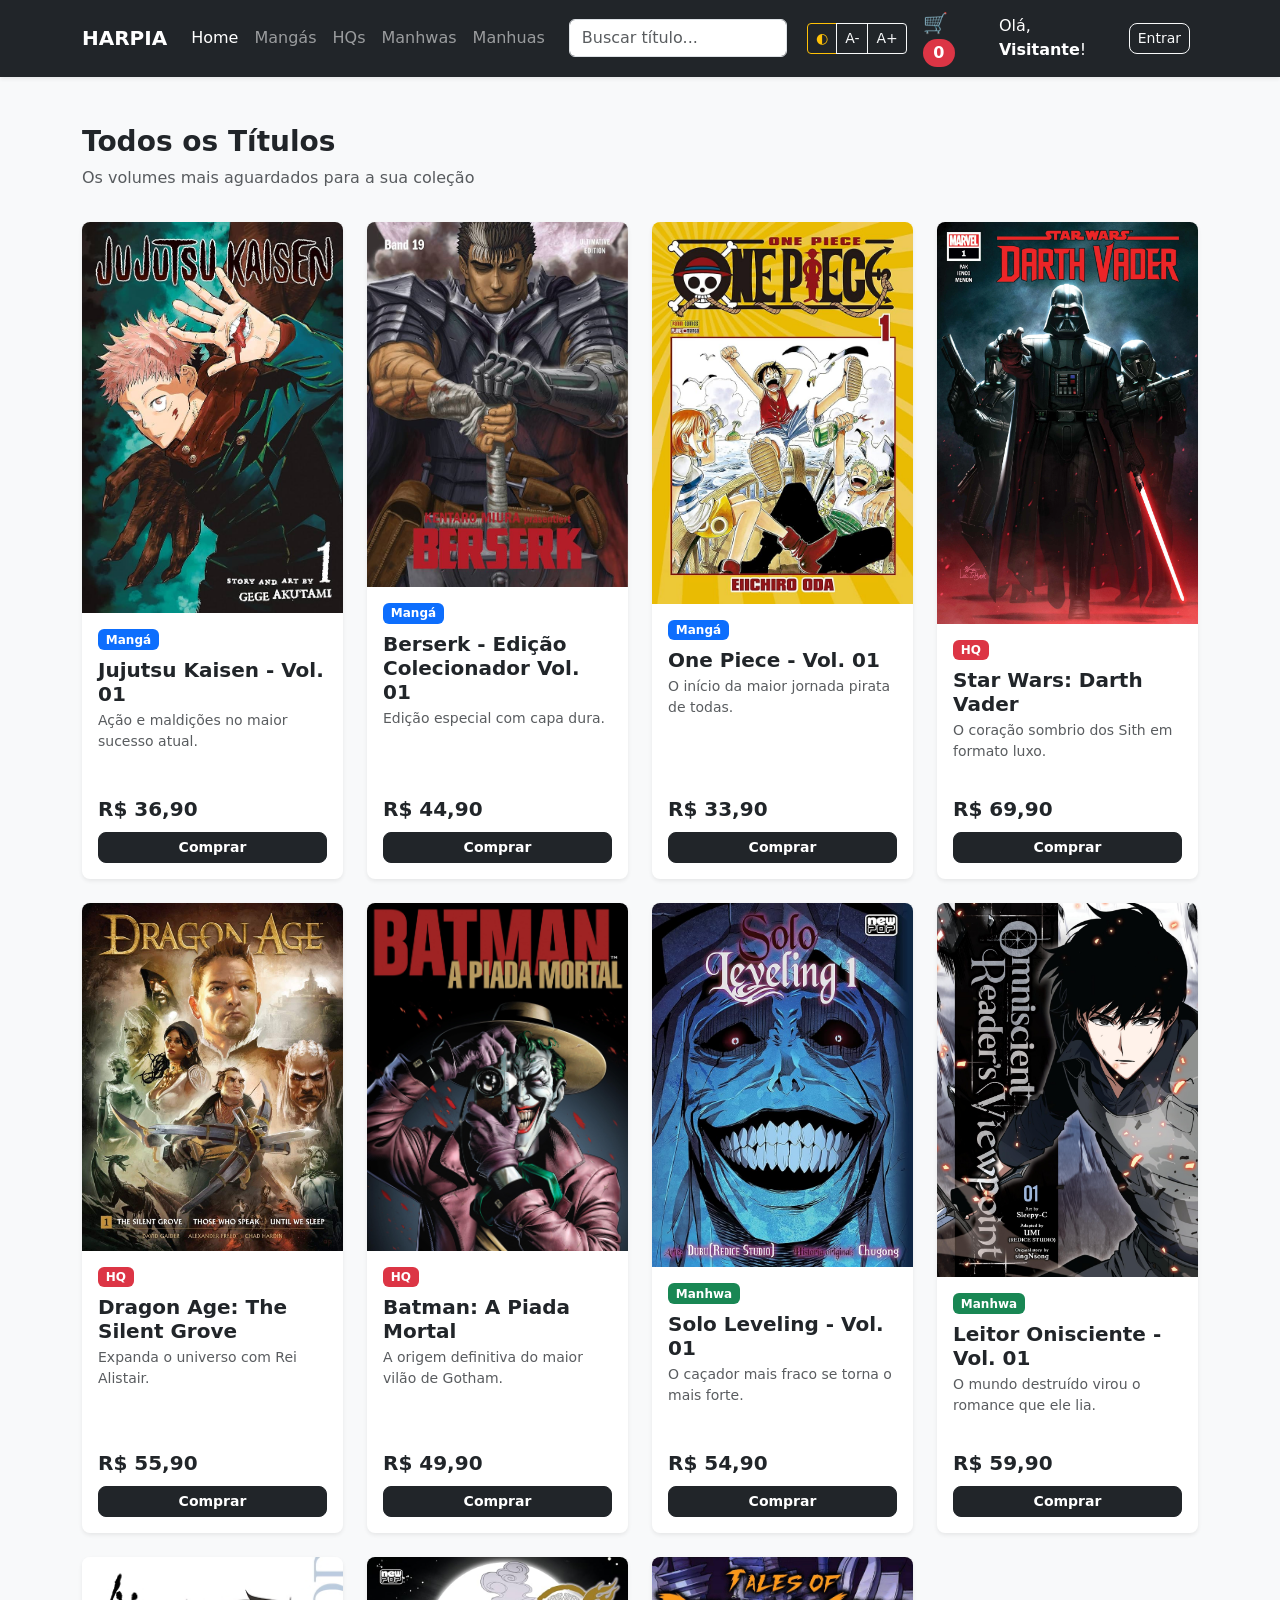
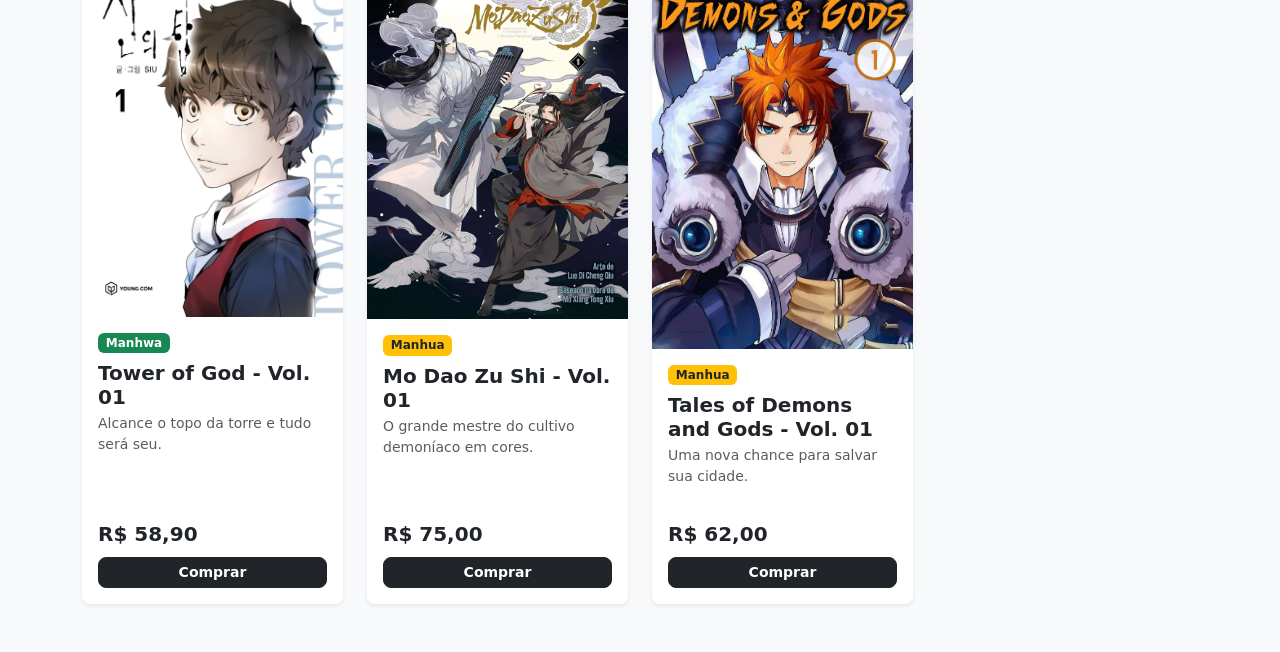
<file: index.html>
<!DOCTYPE html>
<html lang="pt-BR">
<head>
    <meta charset="UTF-8">
    <meta name="viewport" content="width=device-width, initial-scale=1.0">
    <title>Harpia - Vitrine de Mangás e HQs</title>
    <link href="https://cdn.jsdelivr.net/npm/bootstrap@5.3.0/dist/css/bootstrap.min.css" rel="stylesheet">
    <link rel="stylesheet" href="style.css">
</head>
<body class="bg-light">
    <nav class="navbar navbar-expand-lg navbar-dark bg-dark shadow-sm">
        <div class="container">
            <a class="navbar-brand fw-bold" href="index.html">HARPIA</a>
            <button class="navbar-toggler" type="button" data-bs-toggle="collapse" data-bs-target="#menuPrincipal">
                <span class="navbar-toggler-icon"></span>
            </button>
            <div class="collapse navbar-collapse" id="menuPrincipal">
                <ul class="navbar-nav me-auto mb-2 mb-lg-0">
                    <li class="nav-item"><a class="nav-link active" href="#" onclick="filtrarCategoria('Todos')">Home</a></li>
                    <li class="nav-item"><a class="nav-link" href="#" onclick="filtrarCategoria('Mangá')">Mangás</a></li>
                    <li class="nav-item"><a class="nav-link" href="#" onclick="filtrarCategoria('HQ')">HQs</a></li>
                    <li class="nav-item"><a class="nav-link" href="#" onclick="filtrarCategoria('Manhwa')">Manhwas</a></li>
                    <li class="nav-item"><a class="nav-link" href="#" onclick="filtrarCategoria('Manhua')">Manhuas</a></li>
                </ul>
                <div class="d-flex ms-lg-3 me-3">
                    <input class="form-control me-1" type="search" id="campoPesquisa" placeholder="Buscar título..." onkeyup="filtrarPesquisa()">
                </div>
                <div class="d-flex align-items-center text-white mt-3 mt-lg-0">
                    <div class="btn-group me-3" role="group">
                        <button type="button" id="btnContraste" class="btn btn-sm btn-outline-warning">◐</button>
                        <button type="button" id="btnDiminuir" class="btn btn-sm btn-outline-light">A-</button>
                        <button type="button" id="btnAumentar" class="btn btn-sm btn-outline-light">A+</button>
                    </div>
                    <div class="me-3 fs-5" style="cursor: pointer;" data-bs-toggle="modal" data-bs-target="#modalCarrinho">
                        🛒 <span id="contadorCarrinho" class="badge bg-danger rounded-pill fs-6 position-relative" style="top: -2px;">0</span>
                    </div>
                    <div id="areaUsuario" class="d-flex align-items-center">
                        <span class="me-3 d-none d-lg-block">Olá, <strong id="nomeUsuarioLogado">Visitante</strong>!</span>
                        <a href="login.html" id="btnEntrar" class="btn btn-outline-light btn-sm rounded-3 me-2">Entrar</a>
                        <button id="btnDeslogar" class="btn btn-outline-danger btn-sm rounded-3 d-none" onclick="realizarLogout()">Sair</button>
                    </div>
                </div>
            </div>
        </div>
    </nav>

    <div class="container my-5">
        <div class="row mb-3">
            <div class="col">
                <h3 class="fw-bold text-dark" id="tituloSecao">Todos os Títulos</h3>
                <p class="text-muted">Os volumes mais aguardados para a sua coleção</p>
            </div>
        </div>

        <div id="mensagemFeedback" class="alert alert-success" style="display: none;" role="alert"></div>

        <div class="row row-cols-1 row-cols-sm-2 row-cols-md-3 row-cols-lg-4 g-4" id="vitrineProdutos">
            <div class="col col-produto" data-categoria="Mangá" data-titulo="Jujutsu Kaisen - Vol. 01">
                <div class="card h-100 border-0 shadow-sm rounded-3 overflow-hidden">
                    <img src="img/jujutsu-kaisen-01.jpg" class="card-img-top" alt="Capa Jujutsu">
                    <div class="card-body d-flex flex-column">
                        <span class="badge bg-primary mb-2 align-self-start">Mangá</span>
                        <h5 class="card-title fw-bold text-dark mb-1">Jujutsu Kaisen - Vol. 01</h5>
                        <p class="card-text text-muted small flex-grow-1">Ação e maldições no maior sucesso atual.</p>
                        <div class="mt-3">
                            <span class="fs-5 fw-bold text-dark">R$ 36,90</span>
                            <button class="btn btn-dark btn-sm w-100 mt-2 rounded-3 fw-semibold" onclick="adicionarCarrinho('Jujutsu Kaisen - Vol. 01', 36.90)">Comprar</button>
                        </div>
                    </div>
                </div>
            </div>

            <div class="col col-produto" data-categoria="Mangá" data-titulo="Berserk - Edição Colecionador Vol. 01">
                <div class="card h-100 border-0 shadow-sm rounded-3 overflow-hidden">
                    <img src="img/berserk-01.jpg" class="card-img-top" alt="Capa Berserk">
                    <div class="card-body d-flex flex-column">
                        <span class="badge bg-primary mb-2 align-self-start">Mangá</span>
                        <h5 class="card-title fw-bold text-dark mb-1">Berserk - Edição Colecionador Vol. 01</h5>
                        <p class="card-text text-muted small flex-grow-1">Edição especial com capa dura.</p>
                        <div class="mt-3">
                            <span class="fs-5 fw-bold text-dark">R$ 44,90</span>
                            <button class="btn btn-dark btn-sm w-100 mt-2 rounded-3 fw-semibold" onclick="adicionarCarrinho('Berserk - Edição Colecionador Vol. 01', 44.90)">Comprar</button>
                        </div>
                    </div>
                </div>
            </div>

            <div class="col col-produto" data-categoria="Mangá" data-titulo="One Piece - Vol. 01">
                <div class="card h-100 border-0 shadow-sm rounded-3 overflow-hidden">
                    <img src="img/one-piece-01.jpg" class="card-img-top" alt="Capa One Piece">
                    <div class="card-body d-flex flex-column">
                        <span class="badge bg-primary mb-2 align-self-start">Mangá</span>
                        <h5 class="card-title fw-bold text-dark mb-1">One Piece - Vol. 01</h5>
                        <p class="card-text text-muted small flex-grow-1">O início da maior jornada pirata de todas.</p>
                        <div class="mt-3">
                            <span class="fs-5 fw-bold text-dark">R$ 33,90</span>
                            <button class="btn btn-dark btn-sm w-100 mt-2 rounded-3 fw-semibold" onclick="adicionarCarrinho('One Piece - Vol. 01', 33.90)">Comprar</button>
                        </div>
                    </div>
                </div>
            </div>

            <div class="col col-produto" data-categoria="HQ" data-titulo="Star Wars: Darth Vader">
                <div class="card h-100 border-0 shadow-sm rounded-3 overflow-hidden">
                    <img src="img/darth-vader-01.jpg" class="card-img-top" alt="Capa Darth Vader">
                    <div class="card-body d-flex flex-column">
                        <span class="badge bg-danger mb-2 align-self-start">HQ</span>
                        <h5 class="card-title fw-bold text-dark mb-1">Star Wars: Darth Vader</h5>
                        <p class="card-text text-muted small flex-grow-1">O coração sombrio dos Sith em formato luxo.</p>
                        <div class="mt-3">
                            <span class="fs-5 fw-bold text-dark">R$ 69,90</span>
                            <button class="btn btn-dark btn-sm w-100 mt-2 rounded-3 fw-semibold" onclick="adicionarCarrinho('Star Wars: Darth Vader', 69.90)">Comprar</button>
                        </div>
                    </div>
                </div>
            </div>

            <div class="col col-produto" data-categoria="HQ" data-titulo="Dragon Age: The Silent Grove">
                <div class="card h-100 border-0 shadow-sm rounded-3 overflow-hidden">
                    <img src="img/dragon-age-silent-grove.jpg" class="card-img-top" alt="Capa Dragon Age">
                    <div class="card-body d-flex flex-column">
                        <span class="badge bg-danger mb-2 align-self-start">HQ</span>
                        <h5 class="card-title fw-bold text-dark mb-1">Dragon Age: The Silent Grove</h5>
                        <p class="card-text text-muted small flex-grow-1">Expanda o universo com Rei Alistair.</p>
                        <div class="mt-3">
                            <span class="fs-5 fw-bold text-dark">R$ 55,90</span>
                            <button class="btn btn-dark btn-sm w-100 mt-2 rounded-3 fw-semibold" onclick="adicionarCarrinho('Dragon Age: The Silent Grove', 55.90)">Comprar</button>
                        </div>
                    </div>
                </div>
            </div>

            <div class="col col-produto" data-categoria="HQ" data-titulo="Batman: A Piada Mortal">
                <div class="card h-100 border-0 shadow-sm rounded-3 overflow-hidden">
                    <img src="img/batman-piada-mortal.jpg" class="card-img-top" alt="Capa Batman">
                    <div class="card-body d-flex flex-column">
                        <span class="badge bg-danger mb-2 align-self-start">HQ</span>
                        <h5 class="card-title fw-bold text-dark mb-1">Batman: A Piada Mortal</h5>
                        <p class="card-text text-muted small flex-grow-1">A origem definitiva do maior vilão de Gotham.</p>
                        <div class="mt-3">
                            <span class="fs-5 fw-bold text-dark">R$ 49,90</span>
                            <button class="btn btn-dark btn-sm w-100 mt-2 rounded-3 fw-semibold" onclick="adicionarCarrinho('Batman: A Piada Mortal', 49.90)">Comprar</button>
                        </div>
                    </div>
                </div>
            </div>

            <div class="col col-produto" data-categoria="Manhwa" data-titulo="Solo Leveling - Vol. 01">
                <div class="card h-100 border-0 shadow-sm rounded-3 overflow-hidden">
                    <img src="img/solo-leveling-01.jpg" class="card-img-top" alt="Capa Solo Leveling">
                    <div class="card-body d-flex flex-column">
                        <span class="badge bg-success mb-2 align-self-start">Manhwa</span>
                        <h5 class="card-title fw-bold text-dark mb-1">Solo Leveling - Vol. 01</h5>
                        <p class="card-text text-muted small flex-grow-1">O caçador mais fraco se torna o mais forte.</p>
                        <div class="mt-3">
                            <span class="fs-5 fw-bold text-dark">R$ 54,90</span>
                            <button class="btn btn-dark btn-sm w-100 mt-2 rounded-3 fw-semibold" onclick="adicionarCarrinho('Solo Leveling - Vol. 01', 54.90)">Comprar</button>
                        </div>
                    </div>
                </div>
            </div>

            <div class="col col-produto" data-categoria="Manhwa" data-titulo="Leitor Onisciente - Vol. 01">
                <div class="card h-100 border-0 shadow-sm rounded-3 overflow-hidden">
                    <img src="img/leitor-onisciente-01.jpg" class="card-img-top" alt="Capa Leitor Onisciente">
                    <div class="card-body d-flex flex-column">
                        <span class="badge bg-success mb-2 align-self-start">Manhwa</span>
                        <h5 class="card-title fw-bold text-dark mb-1">Leitor Onisciente - Vol. 01</h5>
                        <p class="card-text text-muted small flex-grow-1">O mundo destruído virou o romance que ele lia.</p>
                        <div class="mt-3">
                            <span class="fs-5 fw-bold text-dark">R$ 59,90</span>
                            <button class="btn btn-dark btn-sm w-100 mt-2 rounded-3 fw-semibold" onclick="adicionarCarrinho('Leitor Onisciente - Vol. 01', 59.90)">Comprar</button>
                        </div>
                    </div>
                </div>
            </div>

            <div class="col col-produto" data-categoria="Manhwa" data-titulo="Tower of God - Vol. 01">
                <div class="card h-100 border-0 shadow-sm rounded-3 overflow-hidden">
                    <img src="img/tower-of-god-01.jpg" class="card-img-top" alt="Capa Tower of God">
                    <div class="card-body d-flex flex-column">
                        <span class="badge bg-success mb-2 align-self-start">Manhwa</span>
                        <h5 class="card-title fw-bold text-dark mb-1">Tower of God - Vol. 01</h5>
                        <p class="card-text text-muted small flex-grow-1">Alcance o topo da torre e tudo será seu.</p>
                        <div class="mt-3">
                            <span class="fs-5 fw-bold text-dark">R$ 58,90</span>
                            <button class="btn btn-dark btn-sm w-100 mt-2 rounded-3 fw-semibold" onclick="adicionarCarrinho('Tower of God - Vol. 01', 58.90)">Comprar</button>
                        </div>
                    </div>
                </div>
            </div>

            <div class="col col-produto" data-categoria="Manhua" data-titulo="Mo Dao Zu Shi - Vol. 01">
                <div class="card h-100 border-0 shadow-sm rounded-3 overflow-hidden">
                    <img src="img/mo-dao-zu-shi-01.jpg" class="card-img-top" alt="Capa Mo Dao Zu Shi">
                    <div class="card-body d-flex flex-column">
                        <span class="badge bg-warning text-dark mb-2 align-self-start">Manhua</span>
                        <h5 class="card-title fw-bold text-dark mb-1">Mo Dao Zu Shi - Vol. 01</h5>
                        <p class="card-text text-muted small flex-grow-1">O grande mestre do cultivo demoníaco em cores.</p>
                        <div class="mt-3">
                            <span class="fs-5 fw-bold text-dark">R$ 75,00</span>
                            <button class="btn btn-dark btn-sm w-100 mt-2 rounded-3 fw-semibold" onclick="adicionarCarrinho('Mo Dao Zu Shi - Vol. 01', 75.00)">Comprar</button>
                        </div>
                    </div>
                </div>
            </div>

            <div class="col col-produto" data-categoria="Manhua" data-titulo="Tales of Demons and Gods - Vol. 01">
                <div class="card h-100 border-0 shadow-sm rounded-3 overflow-hidden">
                    <img src="img/tales-of-demons-01.jpg" class="card-img-top" alt="Capa Tales of Demons">
                    <div class="card-body d-flex flex-column">
                        <span class="badge bg-warning text-dark mb-2 align-self-start">Manhua</span>
                        <h5 class="card-title fw-bold text-dark mb-1">Tales of Demons and Gods - Vol. 01</h5>
                        <p class="card-text text-muted small flex-grow-1">Uma nova chance para salvar sua cidade.</p>
                        <div class="mt-3">
                            <span class="fs-5 fw-bold text-dark">R$ 62,00</span>
                            <button class="btn btn-dark btn-sm w-100 mt-2 rounded-3 fw-semibold" onclick="adicionarCarrinho('Tales of Demons and Gods - Vol. 01', 62.00)">Comprar</button>
                        </div>
                    </div>
                </div>
            </div>
        </div>
    </div>

    <div class="modal fade" id="modalCarrinho" tabindex="-1">
        <div class="modal-dialog">
            <div class="modal-content">
                <div class="modal-header">
                    <h5 class="modal-title fw-bold">Seu Carrinho de Compras</h5>
                    <button type="button" class="btn-close" data-bs-dismiss="modal"></button>
                </div>
                <div class="modal-body">
                    <ul id="listaCarrinho" class="list-group mb-3"></ul>
                    <h5 class="text-end">Total: <span id="totalCarrinho">R$ 0,00</span></h5>
                </div>
                <div class="modal-footer">
                    <button type="button" class="btn btn-secondary" data-bs-dismiss="modal">Continuar Comprando</button>
                    <button type="button" class="btn btn-success" onclick="processarCheckout()">Finalizar Compra</button>
                </div>
            </div>
        </div>
    </div>

    <script src="https://cdn.jsdelivr.net/npm/bootstrap@5.3.0/dist/js/bootstrap.bundle.min.js"></script>
    <script src="script.js"></script>
</body>
</html>
</file>
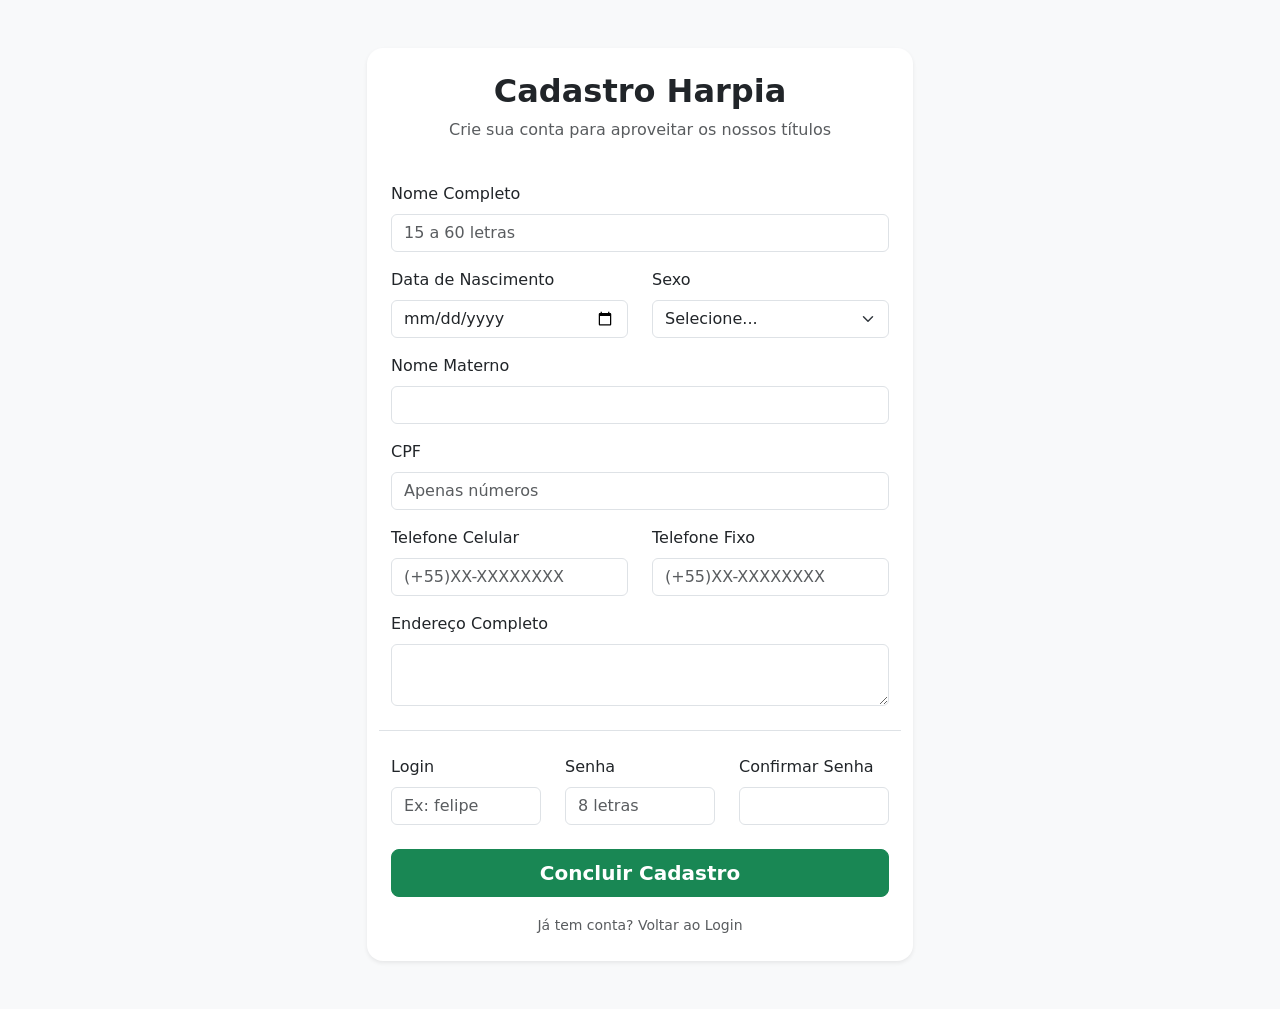
<file: cadastro.html>
<!DOCTYPE html>
<html lang="pt-BR">
<head>
    <meta charset="UTF-8">
    <meta name="viewport" content="width=device-width, initial-scale=1.0">
    <title>Harpia - Cadastro</title>
    <link href="https://cdn.jsdelivr.net/npm/bootstrap@5.3.0/dist/css/bootstrap.min.css" rel="stylesheet">
    <link rel="stylesheet" href="style.css">
</head>
<body class="bg-light">

    <div class="container my-5">
        <div class="row justify-content-center">
            <div class="col-md-8 col-lg-6">
                
                <div class="card shadow-sm border-0 p-4 rounded-4">
                    <div class="text-center mb-4">
                        <h2 class="fw-bold text-dark">Cadastro Harpia</h2>
                        <p class="text-muted">Crie sua conta para aproveitar os nossos títulos</p>
                    </div>

                    <form id="formCadastro" novalidate>
                        
                        <div class="mb-3">
                            <label for="nome" class="form-label">Nome Completo</label>
                            <input type="text" class="form-control" id="nome" placeholder="15 a 60 letras" required>
                            <span id="erro-nome" class="text-danger small mt-1" style="display: none;">O nome deve ter entre 15 e 60 letras.</span>
                        </div>

                        <div class="row mb-3">
                            <div class="col-md-6">
                                <label for="dataNascimento" class="form-label">Data de Nascimento</label>
                                <input type="date" class="form-control" id="dataNascimento" required>
                                <span id="erro-dataNascimento" class="text-danger small mt-1" style="display: none;">Preencha sua data de nascimento.</span>
                            </div>
                            <div class="col-md-6 mt-3 mt-md-0">
                                <label for="sexo" class="form-label">Sexo</label>
                                <select class="form-select" id="sexo" required>
                                    <option value="">Selecione...</option>
                                    <option value="M">Masculino</option>
                                    <option value="F">Feminino</option>
                                    <option value="O">Outro</option>
                                </select>
                                <span id="erro-sexo" class="text-danger small mt-1" style="display: none;">Selecione o seu sexo.</span>
                            </div>
                        </div>

                        <div class="mb-3">
                            <label for="nomeMaterno" class="form-label">Nome Materno</label>
                            <input type="text" class="form-control" id="nomeMaterno" required>
                            <span id="erro-nomeMaterno" class="text-danger small mt-1" style="display: none;">Preencha o nome da sua mãe corretamente.</span>
                        </div>

                        <div class="mb-3">
                            <label for="cpf" class="form-label">CPF</label>
                            <input type="text" class="form-control" id="cpf" placeholder="Apenas números" required>
                            <span id="erro-cpf" class="text-danger small mt-1" style="display: none;">Preencha o seu CPF.</span>
                        </div>

                        <div class="row mb-3">
                            <div class="col-md-6">
                                <label for="telCelular" class="form-label">Telefone Celular</label>
                                <input type="text" class="form-control" id="telCelular" placeholder="(+55)XX-XXXXXXXX" required>
                                <span id="erro-telCelular" class="text-danger small mt-1" style="display: none;">Formato exigido: (+55)XX-XXXXXXXX</span>
                            </div>
                            <div class="col-md-6 mt-3 mt-md-0">
                                <label for="telFixo" class="form-label">Telefone Fixo</label>
                                <input type="text" class="form-control" id="telFixo" placeholder="(+55)XX-XXXXXXXX" required>
                                <span id="erro-telFixo" class="text-danger small mt-1" style="display: none;">Formato exigido: (+55)XX-XXXXXXXX</span>
                            </div>
                        </div>

                        <div class="mb-3">
                            <label for="endereco" class="form-label">Endereço Completo</label>
                            <textarea class="form-control" id="endereco" rows="2" required></textarea>
                            <span id="erro-endereco" class="text-danger small mt-1" style="display: none;">Preencha seu endereço completo.</span>
                        </div>

                        <div class="row mb-3 mt-4 border-top pt-4">
                            <div class="col-md-4">
                                <label for="login" class="form-label">Login</label>
                                <input type="text" class="form-control" id="login" placeholder="Ex: felipe" maxlength="6" required>
                                <span id="erro-login" class="text-danger small mt-1" style="display: none;">Exatamente 6 letras.</span>
                            </div>
                            <div class="col-md-4 mt-3 mt-md-0">
                                <label for="senha" class="form-label">Senha</label>
                                <input type="password" class="form-control" id="senha" placeholder="8 letras" maxlength="8" required>
                                <span id="erro-senha" class="text-danger small mt-1" style="display: none;">Exatamente 8 letras.</span>
                            </div>
                            <div class="col-md-4 mt-3 mt-md-0">
                                <label for="confirmaSenha" class="form-label">Confirmar Senha</label>
                                <input type="password" class="form-control" id="confirmaSenha" maxlength="8" required>
                                <span id="erro-confirmaSenha" class="text-danger small mt-1" style="display: none;">As senhas não batem.</span>
                            </div>
                        </div>

                        <div class="d-grid mt-4">
                            <button type="submit" class="btn btn-success btn-lg rounded-3 fw-bold">Concluir Cadastro</button>
                        </div>
                        
                        <div class="text-center mt-3">
                            <a href="login.html" class="text-muted small text-decoration-none">Já tem conta? Voltar ao Login</a>
                        </div>
                    </form>
                </div>
            </div>
        </div>
    </div>

    <script src="script.js"></script>
</body>
</html>
</file>
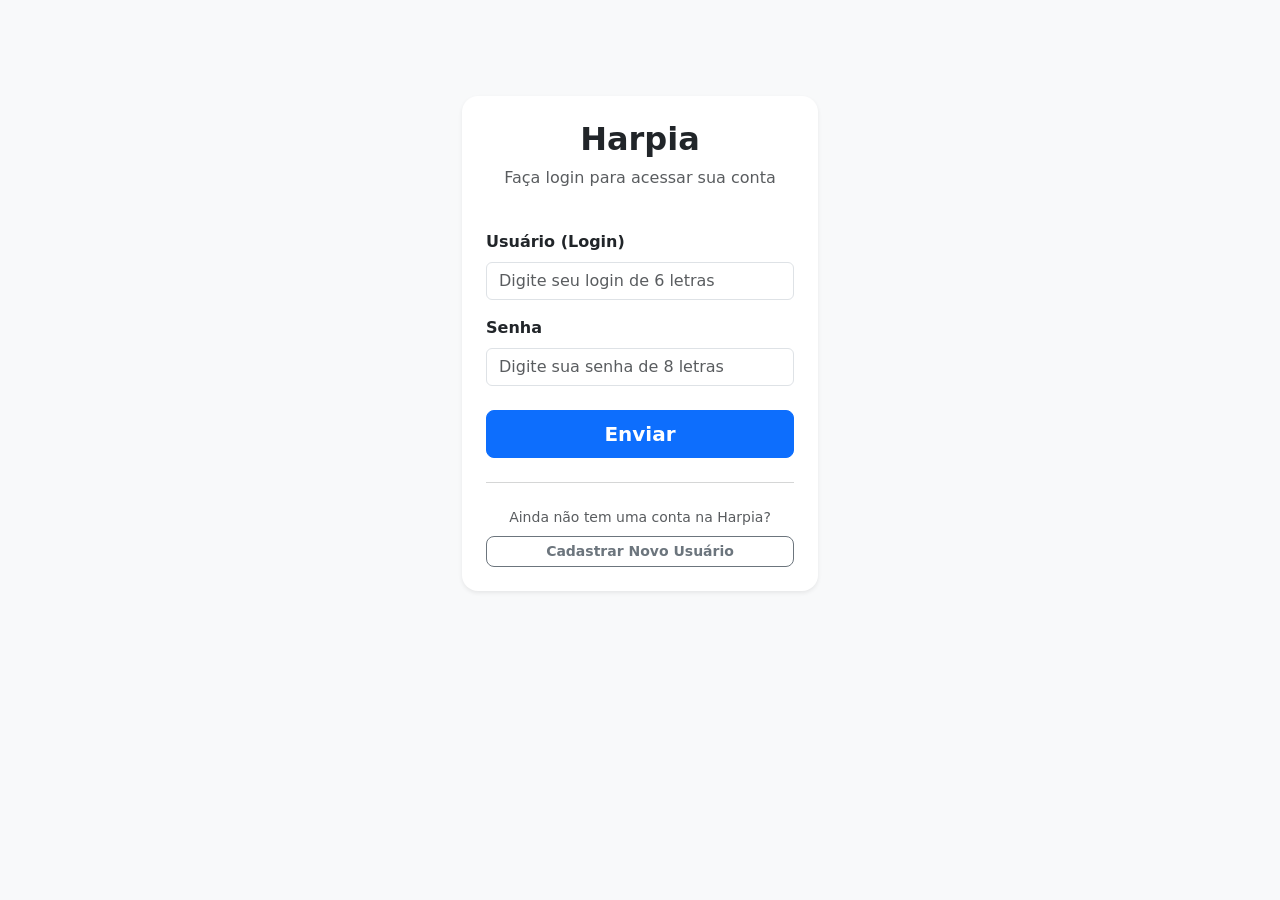
<file: login.html>
<!DOCTYPE html>
<html lang="pt-BR">
<head>
    <meta charset="UTF-8">
    <meta name="viewport" content="width=device-width, initial-scale=1.0">
    <title>Harpia - Entrar</title>
    <link href="https://cdn.jsdelivr.net/npm/bootstrap@5.3.0/dist/css/bootstrap.min.css" rel="stylesheet">
    <link rel="stylesheet" href="style.css">
</head>
<body class="bg-light">

    <div class="container my-5 pt-5">
        <div class="row justify-content-center">
            <div class="col-md-6 col-lg-4">
                
                <div class="card shadow-sm border-0 p-4 rounded-4">
                    <div class="text-center mb-4">
                        <h2 class="fw-bold text-dark">Harpia</h2>
                        <p class="text-muted">Faça login para acessar sua conta</p>
                    </div>

                    <form id="formLogin" novalidate>
                        <div class="mb-3">
                            <label for="loginUsuario" class="form-label fw-semibold">Usuário (Login)</label>
                            <input type="text" class="form-control" id="loginUsuario" placeholder="Digite seu login de 6 letras" maxlength="6" required>
                            <span id="erro-loginUsuario" class="text-danger small mt-1" style="display: none;">Usuário incorreto ou não preenchido.</span>
                        </div>

                        <div class="mb-3">
                            <label for="senhaUsuario" class="form-label fw-semibold">Senha</label>
                            <input type="password" class="form-control" id="senhaUsuario" placeholder="Digite sua senha de 8 letras" maxlength="8" required>
                            <span id="erro-senhaUsuario" class="text-danger small mt-1" style="display: none;">Senha incorreta ou não preenchida.</span>
                        </div>

                        <div class="d-grid gap-2 mt-4">
                            <button type="submit" class="btn btn-primary btn-lg rounded-3 fw-bold">Enviar</button>
                        </div>

                        <hr class="text-muted my-4">

                        <div class="text-center">
                            <p class="text-muted small mb-2">Ainda não tem uma conta na Harpia?</p>
                            <a href="cadastro.html" class="btn btn-outline-secondary btn-sm w-100 rounded-3 fw-semibold">Cadastrar Novo Usuário</a>
                        </div>
                    </form>
                </div>
            </div>
        </div>
    </div>

    <script src="script.js"></script>
</body>
</html>
</file>
<file: style.css>
/* --- ESTILOS GERAIS --- */
/* Faz a troca de cores da tela ser suave em vez de piscar direto */
body, .card, p, h1, h2, h3, h4, h5, span, div, a, button, .modal-content {
    transition: background-color 0.3s ease, color 0.3s ease, border-color 0.3s ease;
}

/* --- DIV DE AVISO DO CARRINHO (ESTILO SIMPLES) --- */
.caixa-aviso {
    background-color: #d1e7dd; /* Fundo verdinho claro */
    color: #0f5132; /* Texto verde escuro */
    border: 1px solid #badbcc;
    padding: 15px;
    margin-bottom: 20px;
    border-radius: 5px;
    text-align: center;
    font-weight: bold;
}

/* --- DESAFIO PLUS: ALTO CONTRASTE (MODO ESCURO) --- */
.alto-contraste {
    background-color: #121212 !important;
    color: #ffffff !important;
}

/* Força os cards e o modal a ficarem escuros */
.alto-contraste .card, 
.alto-contraste .bg-light,
.alto-contraste .bg-white,
.alto-contraste .modal-content,
.alto-contraste .list-group-item {
    background-color: #1e1e1e !important;
    color: #ffffff !important;
    border-color: #333 !important;
}

/* Garante que os textos pretos ou cinzas fiquem brancos/claros no fundo escuro */
.alto-contraste .text-dark, 
.alto-contraste .text-muted,
.alto-contraste .modal-title {
    color: #f1f1f1 !important;
}

/* Arruma a div de aviso para também ficar escura no alto contraste */
.alto-contraste .caixa-aviso {
    background-color: #051b11 !important;
    color: #75b798 !important;
    border-color: #0f5132 !important;
}
</file>
